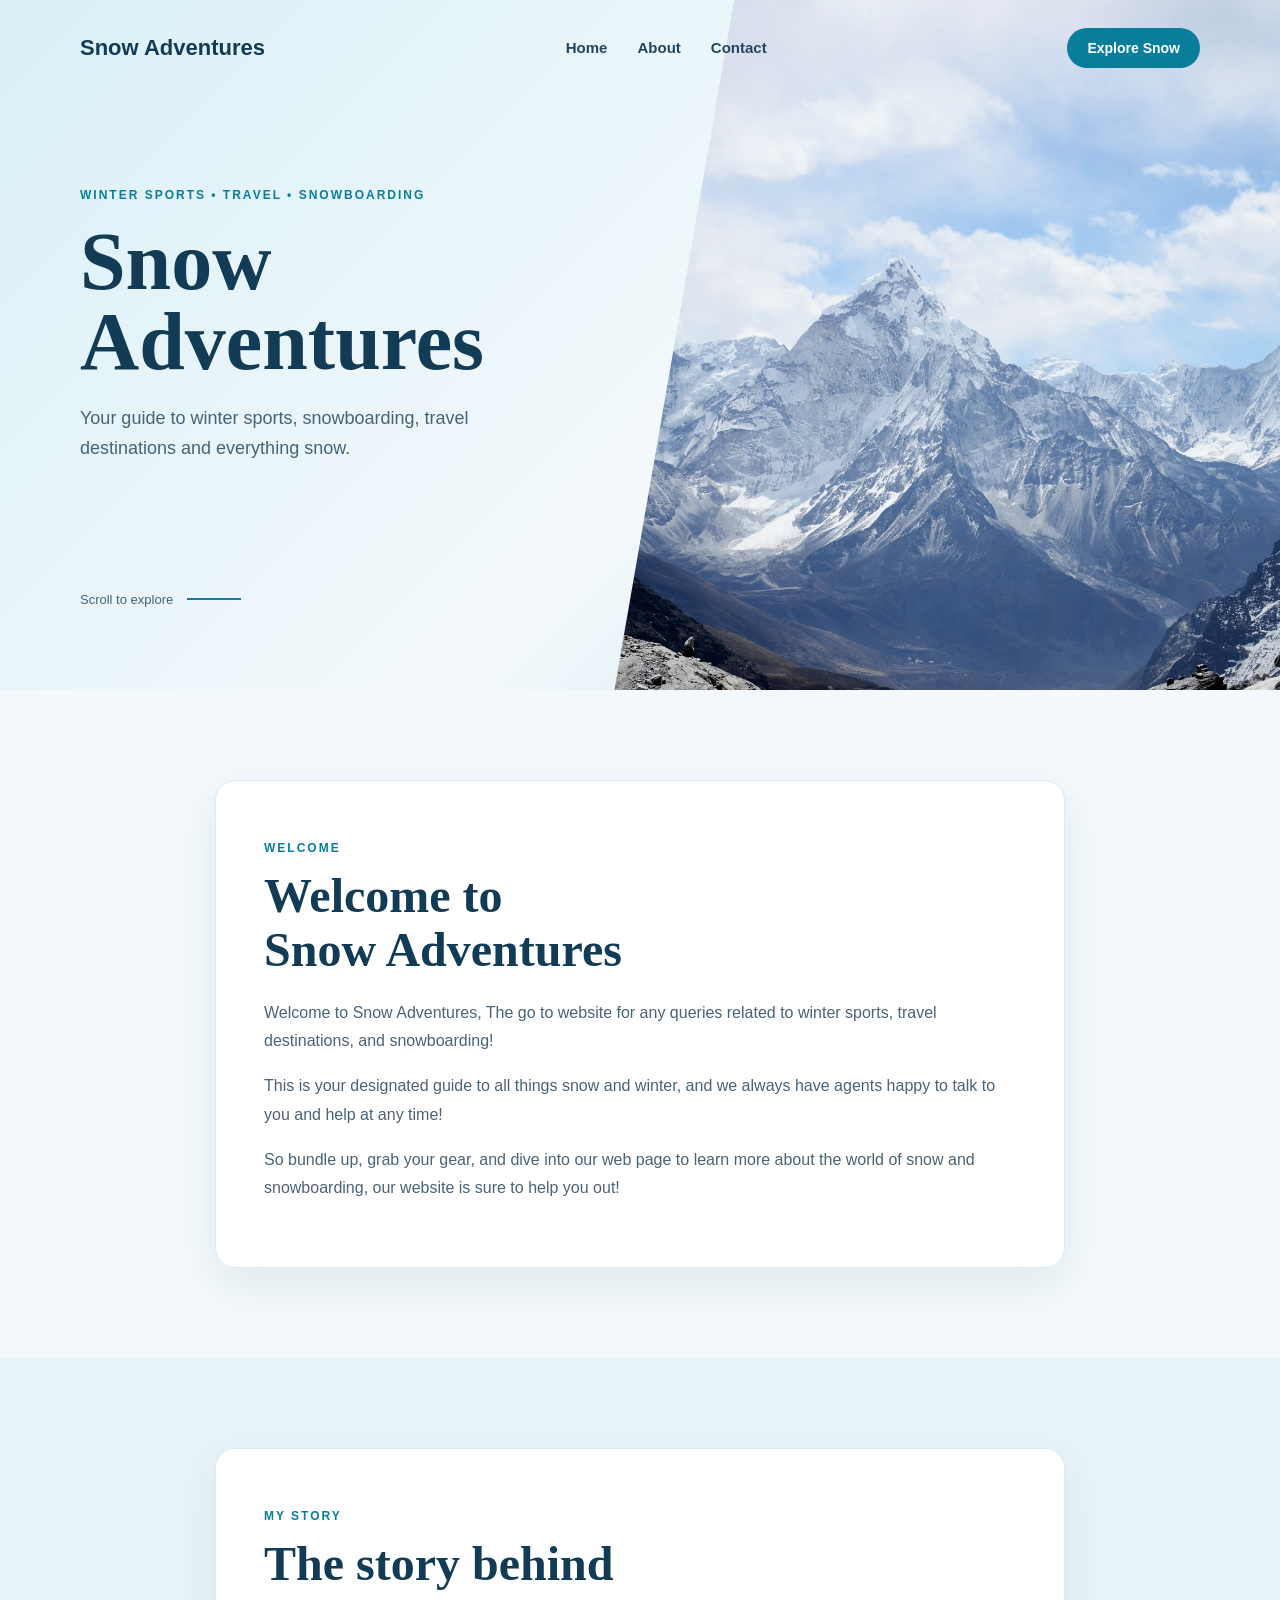
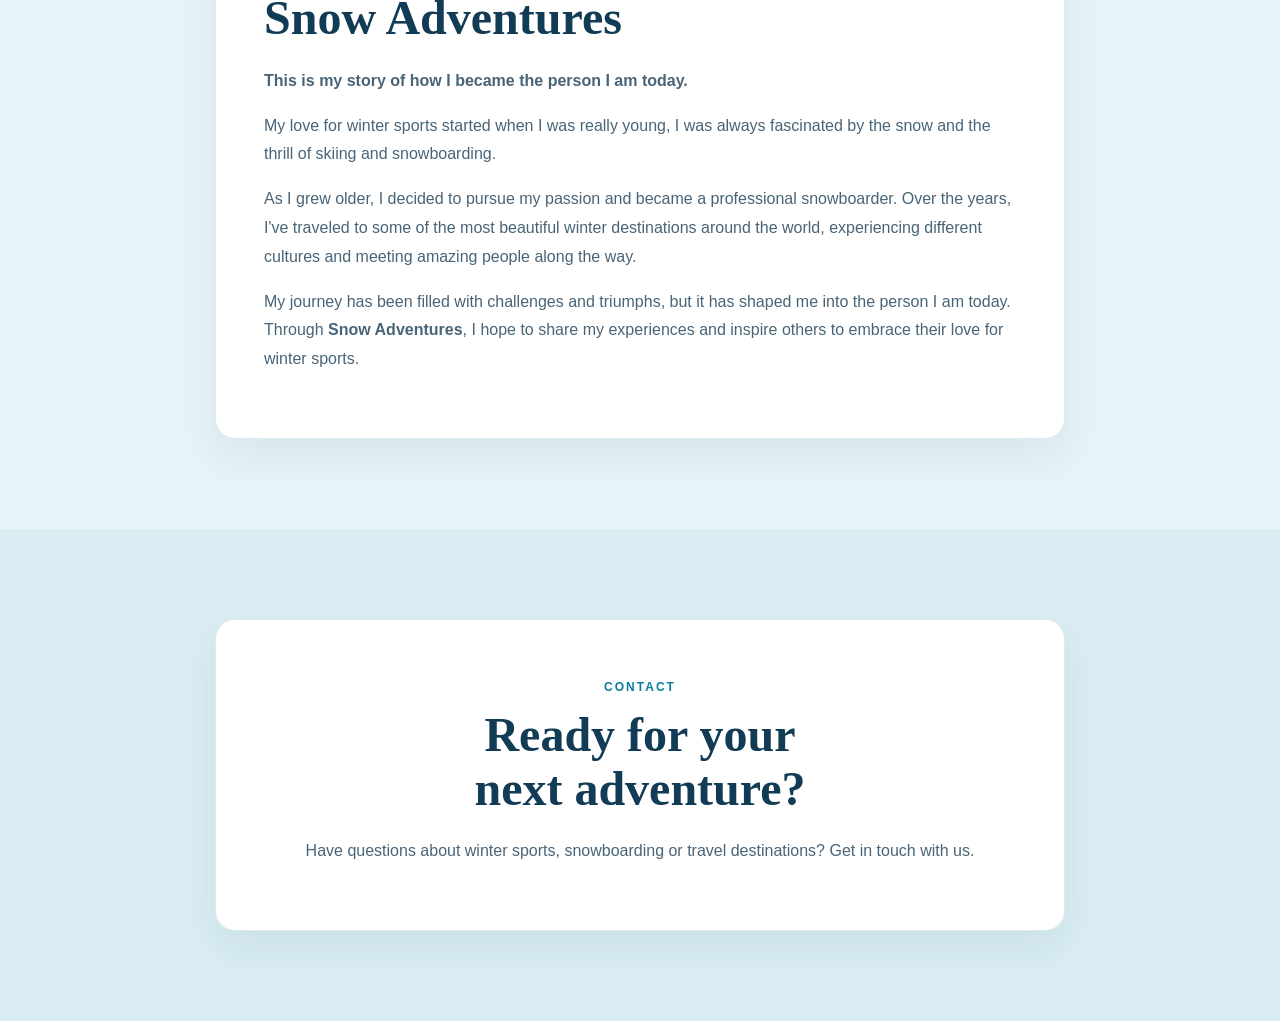
<file: index.html>
<!DOCTYPE html>
<html lang="en">
  <head>
    <meta charset="UTF-8" />
    <meta name="viewport" content="width=device-width, initial-scale=1.0" />

    <title>Snow Adventures</title>

    <link rel="stylesheet" href="1stpage.css" />
  </head>

  <body>


    <section class="hero" id="home">
     
      <div class="hero-image-placeholder">
        <img src="mountain.jpg" alt="Mountain"/>
      </div>

      <div class="hero-inner">
        <!-- Navigation -->
        <header class="topbar">
          <div class="logo">Snow Adventures</div>

          <nav>
            <ul>
              <li>
                <a href="#home">Home</a>
              </li>

              <li>
                <a href="about.html">About</a>
              </li>

              <li>
                <a href="#contact">Contact</a>
              </li>
            </ul>
          </nav>

          <button class="book-button">Explore Snow</button>
        </header>

        <!-- Main hero text -->
        <div class="hero-content">
          <p class="eyebrow">Winter Sports • Travel • Snowboarding</p>

          <h1>
            Snow<br />
            Adventures
          </h1>

          <p class="hero-description">
            Your guide to winter sports, snowboarding, travel destinations and
            everything snow.
          </p>
        </div>

        <!-- Scroll indicator -->
        <div class="scroll">
          Scroll to explore
          <span class="scroll-line"></span>
        </div>
      </div>
    </section>

    <!-- =========================
         WELCOME SECTION
    ========================== -->

    <section class="welcome" id="about">
      <div class="welcome-card">
        <p class="eyebrow">Welcome</p>

        <h2>
          Welcome to<br />
          Snow Adventures
        </h2>

        <p>
          Welcome to Snow Adventures, The go to website for any queries related
          to winter sports, travel destinations, and snowboarding!
        </p>

        <p>
          This is your designated guide to all things snow and winter, and we
          always have agents happy to talk to you and help at any time!
        </p>

        <p>
          So bundle up, grab your gear, and dive into our web page to learn more
          about the world of snow and snowboarding, our website is sure to help
          you out!
        </p>
      </div>
    </section>

    <!-- =========================
         MY STORY SECTION
    ========================== -->

    <section class="story">
      <div class="story-card">
        <p class="eyebrow">My Story</p>

        <h2>
          The story behind<br />
          Snow Adventures
        </h2>

        <p>
          <strong>
            This is my story of how I became the person I am today.
          </strong>
        </p>

        <p>
          My love for winter sports started when I was really young, I was
          always fascinated by the snow and the thrill of skiing and
          snowboarding.
        </p>

        <p>
          As I grew older, I decided to pursue my passion and became a
          professional snowboarder. Over the years, I've traveled to some of the
          most beautiful winter destinations around the world, experiencing
          different cultures and meeting amazing people along the way.
        </p>

        <p>
          My journey has been filled with challenges and triumphs, but it has
          shaped me into the person I am today. Through
          <strong>Snow Adventures</strong>, I hope to share my experiences and
          inspire others to embrace their love for winter sports.
        </p>
      </div>
    </section>

    <!-- =========================
         CONTACT SECTION
    ========================== -->

    <section class="contact" id="contact">
      <div class="contact-card">
        <p class="eyebrow">Contact</p>

        <h2>
          Ready for your<br />
          next adventure?
        </h2>

        <p>
          Have questions about winter sports, snowboarding or travel
          destinations? Get in touch with us.
        </p>
      </div>
    </section>
    <script src="1stanimation.js" defer></script>
  </body>
</html>
</file>
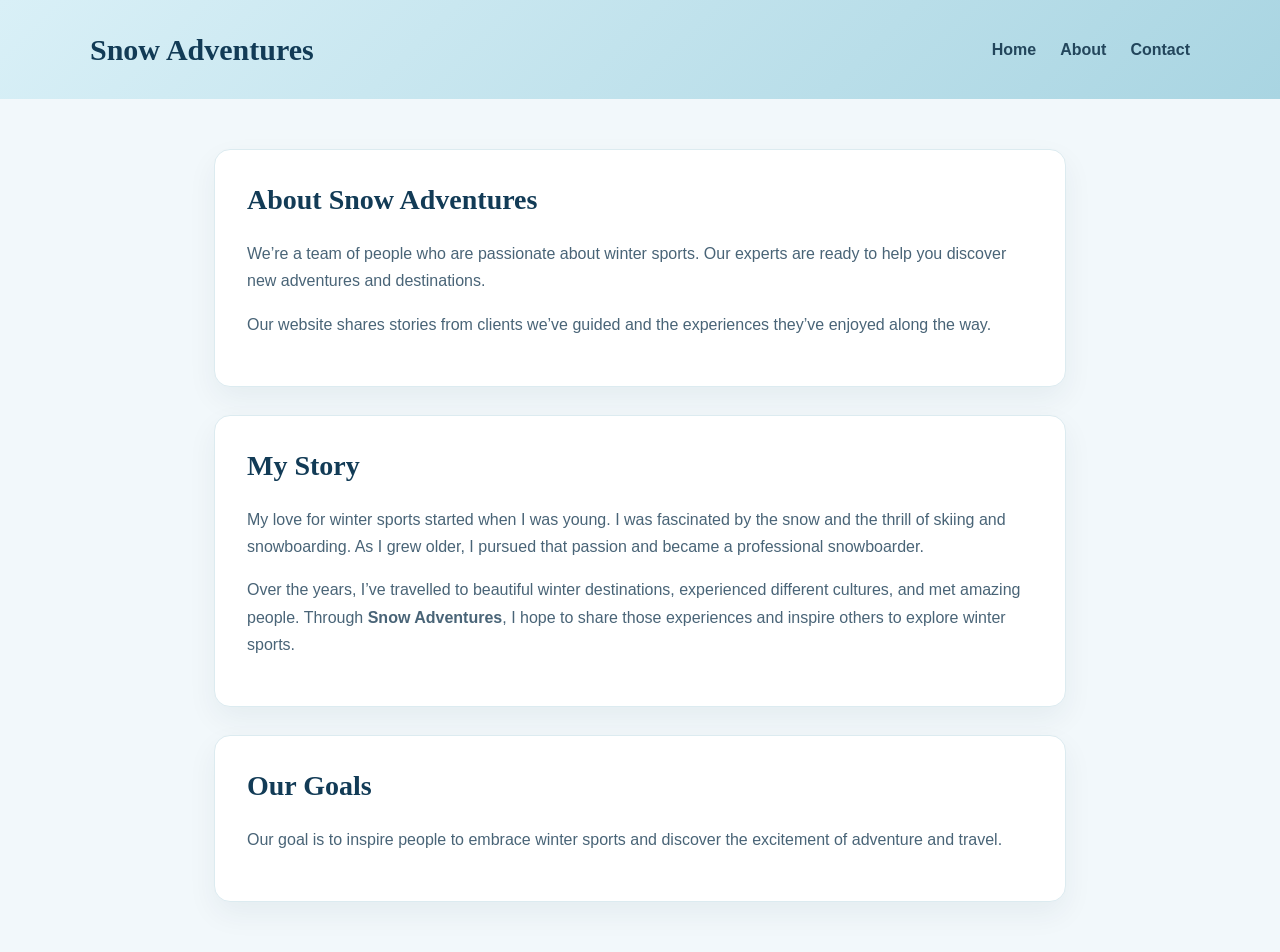
<file: about.html>
<!DOCTYPE html>
<html lang="en">
<head>
  <meta charset="UTF-8">
  <meta name="viewport" content="width=device-width, initial-scale=1.0">
  <title>About | Snow Adventures</title>
  <link rel="stylesheet" href="about.css">
</head>
<body>
  <header class="hero">
    <div class="topbar">
      <h1>Snow Adventures</h1>
      <nav>
        <ul>
          <li><a href="index.html">Home</a></li>
          <li><a href="about.html">About</a></li>
          <li><a href="index.html#contact">Contact</a></li>
        </ul>
      </nav>
    </div>
  </header>

  <main>
    <section>
      <h2>About Snow Adventures</h2>
      <p>We’re a team of people who are passionate about winter sports. Our experts are ready to help you discover new adventures and destinations.</p>
      <p>Our website shares stories from clients we’ve guided and the experiences they’ve enjoyed along the way.</p>
    </section>

    <section>
      <h2>My Story</h2>
      <p>My love for winter sports started when I was young. I was fascinated by the snow and the thrill of skiing and snowboarding. As I grew older, I pursued that passion and became a professional snowboarder.</p>
      <p>Over the years, I’ve travelled to beautiful winter destinations, experienced different cultures, and met amazing people. Through <strong>Snow Adventures</strong>, I hope to share those experiences and inspire others to explore winter sports.</p>
    </section>

    <section>
      <h2>Our Goals</h2>
      <p>Our goal is to inspire people to embrace winter sports and discover the excitement of adventure and travel.</p>
    </section>
  </main>
</body>
</html>
</file>
<file: 1stpage.css>
* {
  box-sizing: border-box;
}

html {
  scroll-behavior: smooth;
}

body {
  margin: 0;
  font-family: Arial, sans-serif;
  color: #17324a;
  background: #f2f8fb;
}

.hero {
  position: relative;
  min-height: 690px;
  overflow: hidden;
  background: linear-gradient(135deg, #d9f0f7, #f4f9fc 58%, #b9deea);
}

.hero-image-placeholder {
  position: absolute;
  inset: 0 0 0 auto;
  width: 52%;
  background: linear-gradient(145deg, #9bc9d8, #e5f3f7 65%, #73aabd);
  clip-path: polygon(18% 0, 100% 0, 100% 100%, 0 100%);
}

.hero-image-placeholder img {
  display: block;
  width: 100%;
  height: 100%;
  object-fit: cover;
}

.hero-inner {
  position: relative;
  z-index: 1;
  max-width: 1200px;
  min-height: 690px;
  margin: 0 auto;
  padding: 0 40px;
}

.topbar {
  display: flex;
  align-items: center;
  justify-content: space-between;
  gap: 24px;
  padding: 28px 0;
}

.logo {
  color: #123b56;
  font-size: 22px;
  font-weight: 700;
}

nav ul {
  display: flex;
  gap: 30px;
  margin: 0;
  padding: 0;
  list-style: none;
}

nav a {
  color: #23465c;
  font-size: 15px;
  font-weight: 600;
  text-decoration: none;
}

nav a:hover {
  color: #087e9b;
}

.book-button {
  padding: 12px 20px;
  border: 0;
  border-radius: 24px;
  color: #fff;
  background: #087e9b;
  font-size: 14px;
  font-weight: 700;
  cursor: pointer;
}

.book-button:hover {
  background: #075f78;
}

.hero-content {
  max-width: 540px;
  padding: 80px 0 110px;
}

.eyebrow {
  color: #087e9b;
  font-size: 12px;
  font-weight: 700;
  letter-spacing: 2px;
  text-transform: uppercase;
}

.hero-content h1 {
  margin: 20px 0;
  color: #123b56;
  font-family: Georgia, serif;
  font-size: clamp(52px, 7vw, 82px);
  line-height: 0.98;
}

.hero-description {
  max-width: 420px;
  color: #456477;
  font-size: 18px;
  line-height: 1.7;
}

.scroll {
  display: flex;
  align-items: center;
  gap: 14px;
  color: #456477;
  font-size: 13px;
}

.scroll-line {
  width: 54px;
  height: 2px;
  background: #087e9b;
}

.welcome,
.story,
.contact {
  padding: 90px 24px;
}

.welcome-card,
.story-card,
.contact-card {
  max-width: 850px;
  margin: 0 auto;
  padding: 48px;
  border: 1px solid #dcebf0;
  border-radius: 20px;
  background: #fff;
  box-shadow: 0 16px 40px rgba(23, 50, 74, 0.07);
}

h2 {
  margin: 14px 0 22px;
  color: #123b56;
  font-family: Georgia, serif;
  font-size: clamp(34px, 5vw, 48px);
  line-height: 1.12;
}

.welcome-card p:not(.eyebrow),
.story-card p:not(.eyebrow),
.contact-card p:not(.eyebrow) {
  color: #496477;
  font-size: 16px;
  line-height: 1.8;
}

.story {
  background: #e7f3f7;
}

.contact {
  background: #d9edf3;
}

.contact-card {
  text-align: center;
}

@media (max-width: 700px) {
  .hero,
  .hero-inner {
    min-height: 650px;
  }

  .hero-image-placeholder {
    width: 100%;
    opacity: 0.35;
    clip-path: none;
  }

  .hero-inner {
    padding: 0 22px;
  }

  .topbar {
    flex-wrap: wrap;
    gap: 18px;
  }

  nav {
    order: 3;
    width: 100%;
  }

  nav ul {
    justify-content: space-between;
    gap: 14px;
  }

  .hero-content {
    padding: 80px 0;
  }

  .welcome,
  .story,
  .contact {
    padding: 56px 18px;
  }

  .welcome-card,
  .story-card,
  .contact-card {
    padding: 30px 24px;
  }
}
.hero-image-placeholder img {
  opacity: 0;
  transition: opacity 1.2s ease;
}

.hero-image-placeholder img.is-loaded {
  opacity: 1;
}
</file>
<file: about.css>
* {
  box-sizing: border-box;
}

body {
  margin: 0;
  color: #17324a;
  background: #f2f8fb;
  font-family: Arial, sans-serif;
  line-height: 1.7;
}

.hero {
  padding: 24px 6%;
  background: linear-gradient(135deg, #d9f0f7, #a9d5e2);
}

.topbar {
  display: flex;
  align-items: center;
  justify-content: space-between;
  gap: 24px;
  max-width: 1100px;
  margin: 0 auto;
}

.topbar h1 {
  margin: 0;
  color: #123b56;
  font-family: Georgia, serif;
  font-size: 30px;
}

nav ul {
  display: flex;
  gap: 24px;
  margin: 0;
  padding: 0;
  list-style: none;
}

nav a {
  color: #23465c;
  font-weight: 600;
  text-decoration: none;
}

nav a:hover {
  color: #087e9b;
  text-decoration: underline;
}

main {
  max-width: 900px;
  margin: 50px auto;
  padding: 0 24px;
}

section {
  margin-bottom: 28px;
  padding: 32px;
  border: 1px solid #dcebf0;
  border-radius: 16px;
  background: #fff;
  box-shadow: 0 12px 30px rgba(23, 50, 74, 0.06);
}

h2 {
  margin-top: 0;
  color: #123b56;
  font-family: Georgia, serif;
  font-size: 28px;
  line-height: 1.25;
}

p {
  color: #496477;
}

@media (max-width: 600px) {
  .topbar {
    align-items: flex-start;
    flex-direction: column;
  }

  nav ul {
    flex-wrap: wrap;
    gap: 16px;
  }

  main {
    margin: 28px auto;
    padding: 0 16px;
  }

  section {
    padding: 24px;
  }
}
</file>
